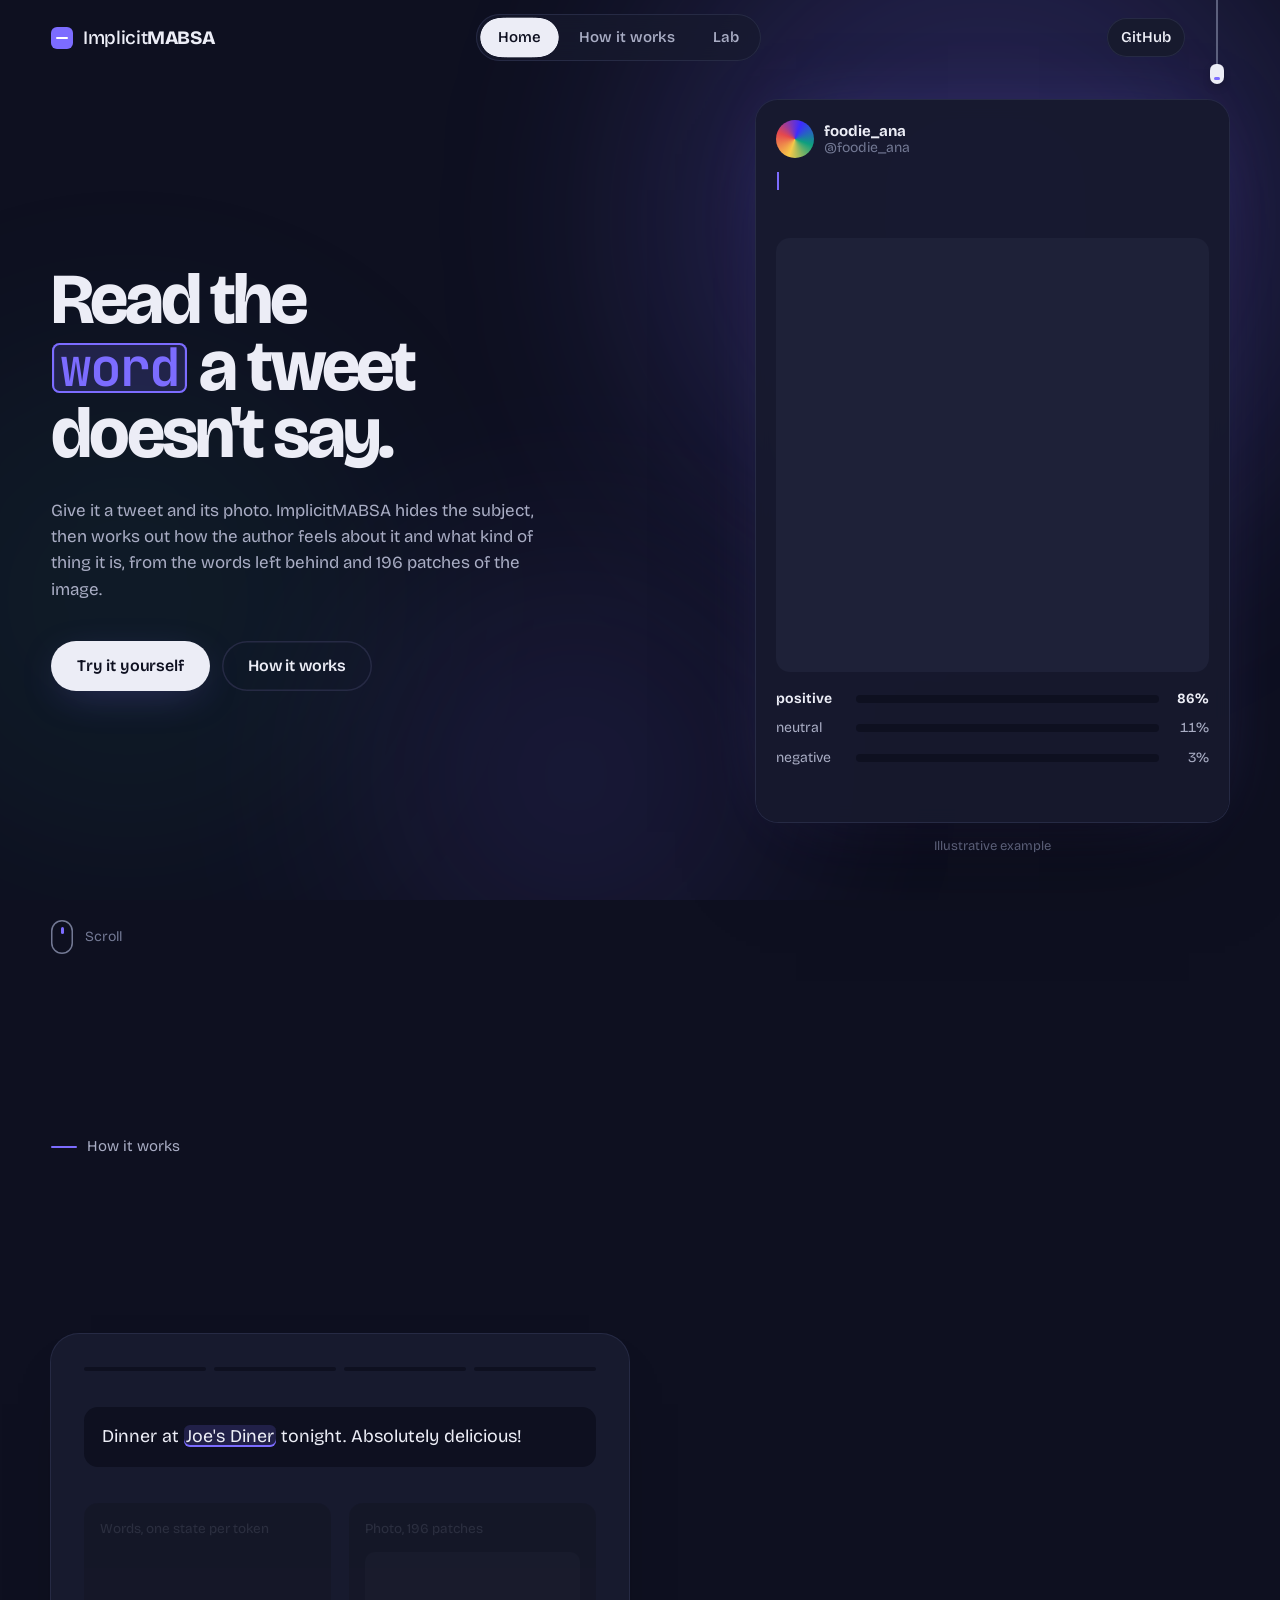
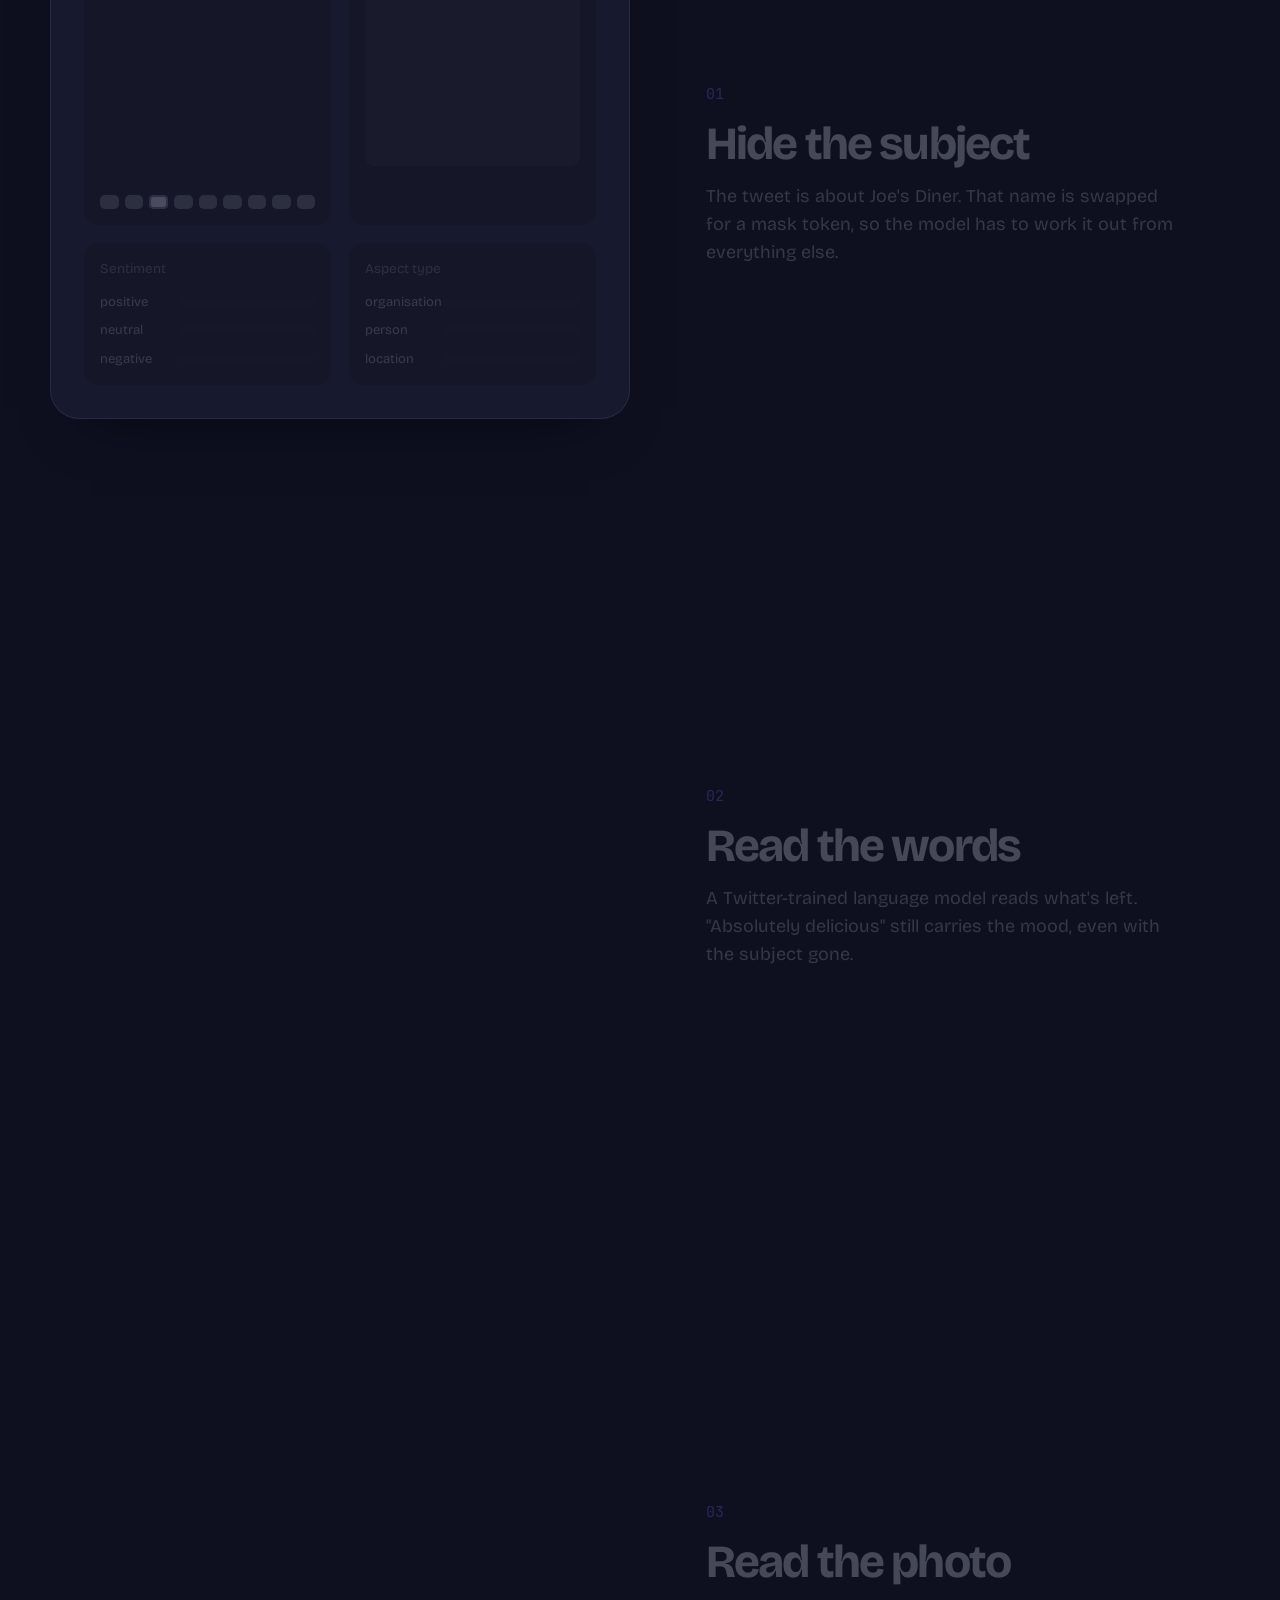
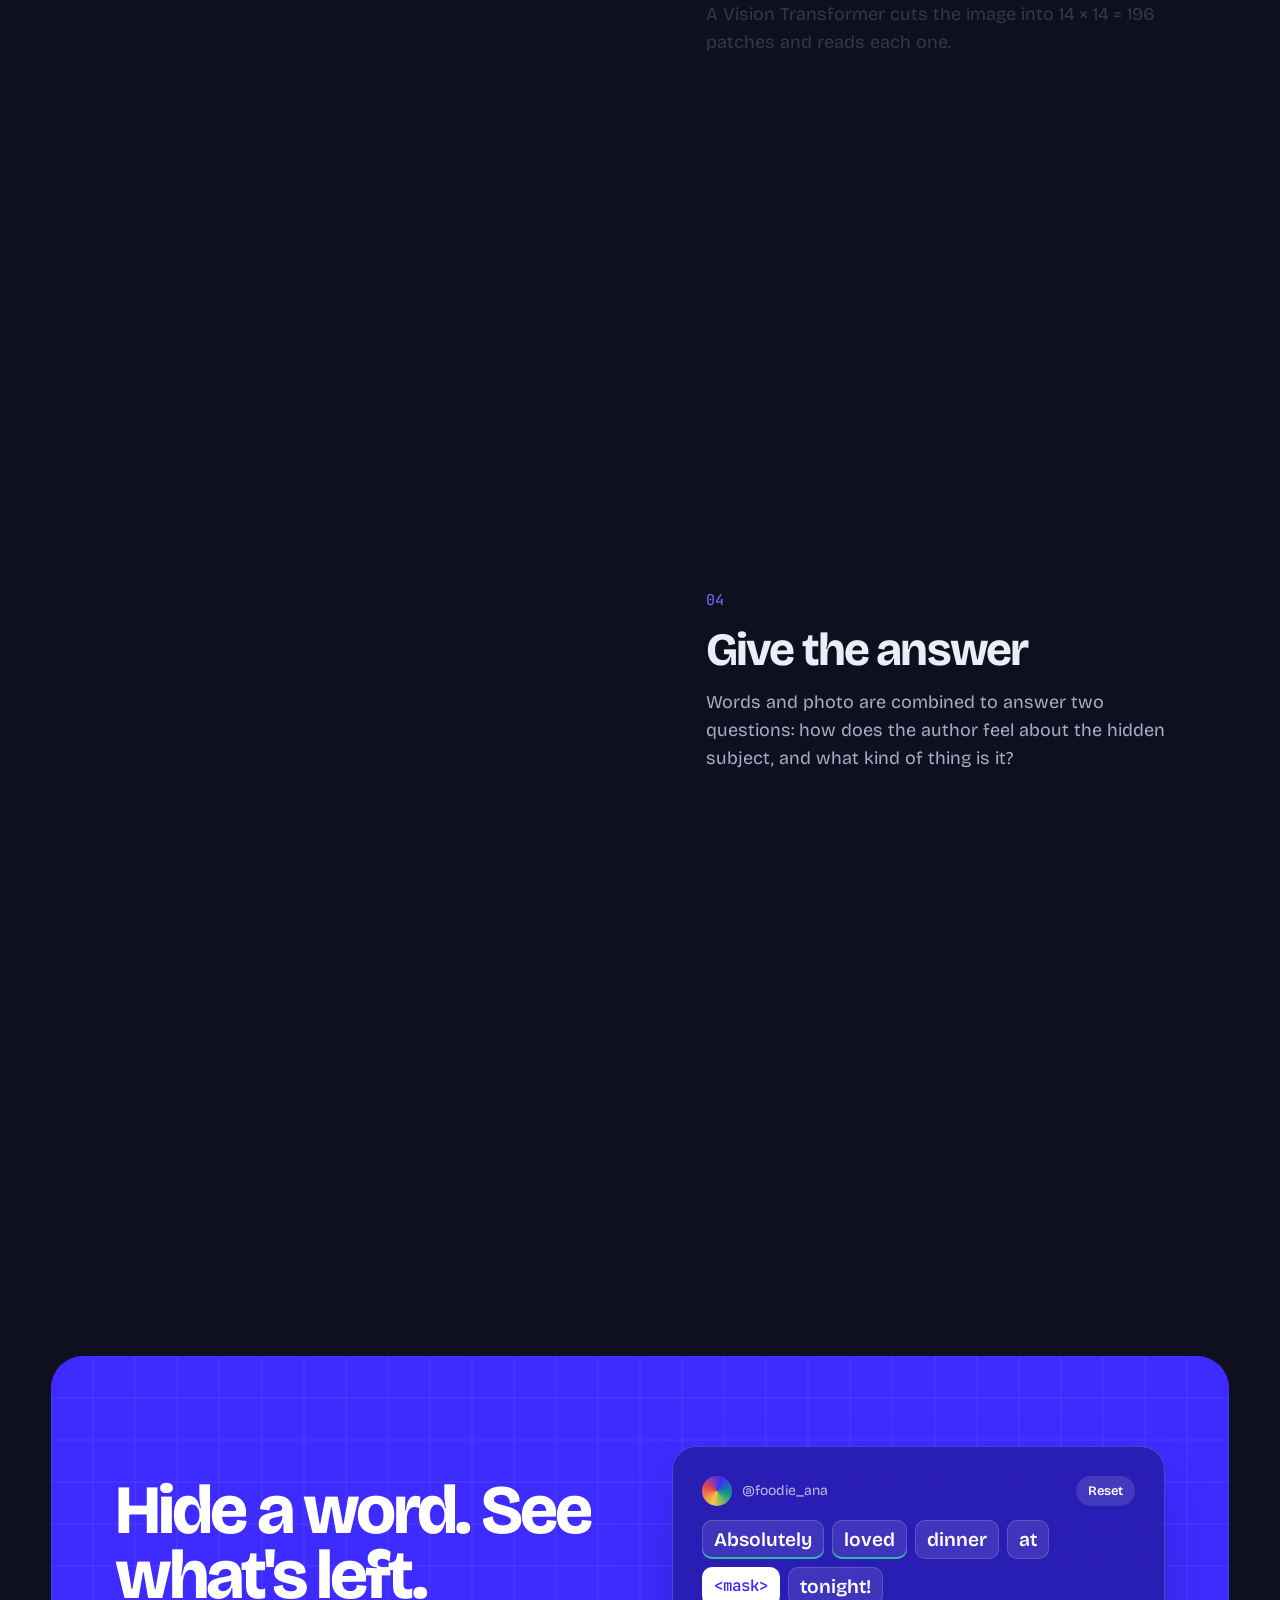
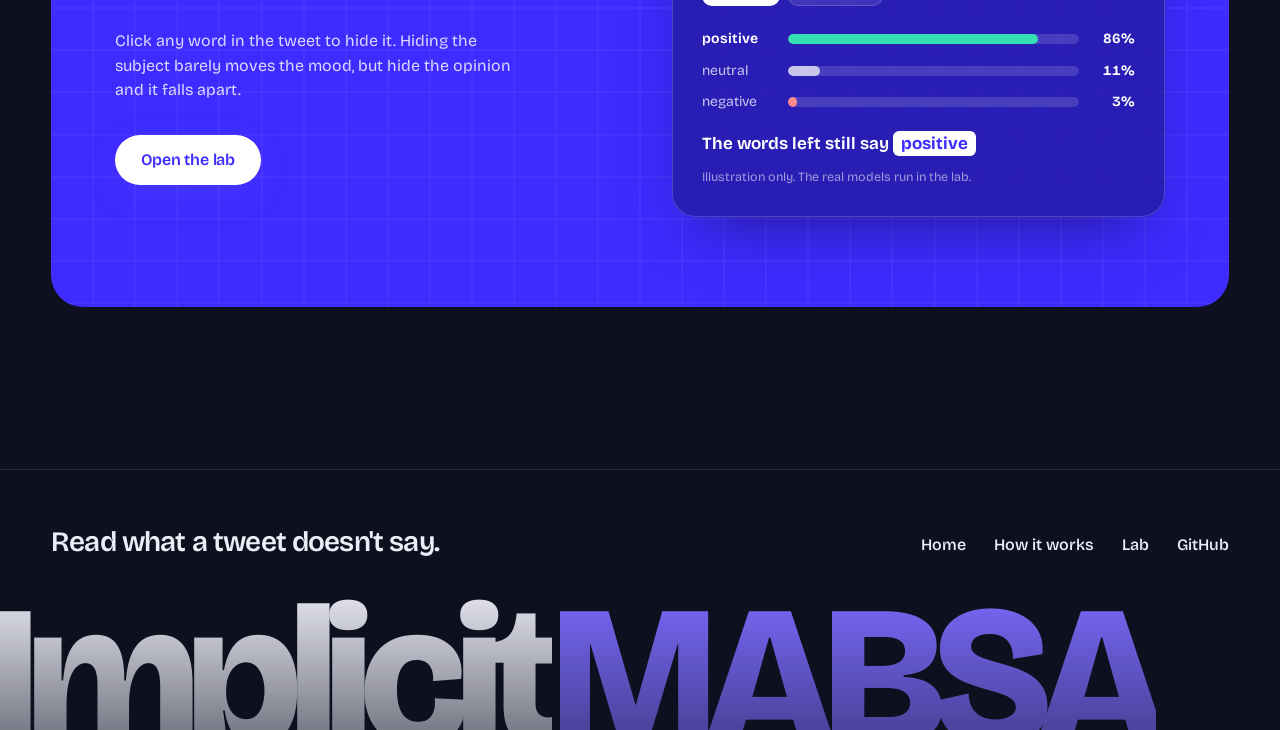
<file: app/web/index.html>
<!doctype html>
<html lang="en">
<head>
  <meta charset="utf-8">
  <meta name="viewport" content="width=device-width, initial-scale=1">
  <title>ImplicitMABSA — read what a tweet doesn't say</title>
  <meta name="description" content="Multimodal implicit aspect-based sentiment analysis: hide the subject of a tweet and let a text + image model infer how the author feels about it.">
  <link rel="preconnect" href="https://fonts.googleapis.com">
  <link rel="preconnect" href="https://fonts.gstatic.com" crossorigin>
  <link href="https://fonts.googleapis.com/css2?family=Bricolage+Grotesque:opsz,wght@12..96,300..800&family=JetBrains+Mono:wght@400;600&display=swap" rel="stylesheet">
  <link rel="stylesheet" href="style.css?v=10">
  <script>
    (function () {
      var d = document.documentElement; d.classList.add('js');
      try { if (localStorage.getItem('imabsa-theme') === 'light') d.dataset.theme = 'light'; } catch (e) {}
      try {
        if (!matchMedia('(prefers-reduced-motion: reduce)').matches &&
            (sessionStorage.getItem('imabsa-nav') || !sessionStorage.getItem('imabsa-seen'))) { d.classList.add('arriving'); setTimeout(function () { d.classList.remove('arriving'); }, 4000); }
      } catch (e) {}
    })();
  </script>
  <link rel="icon" href="data:image/svg+xml,%3Csvg xmlns='http://www.w3.org/2000/svg' viewBox='0 0 16 16'%3E%3Crect width='16' height='16' rx='3' fill='%237C6CFF'/%3E%3Crect x='3' y='7' width='10' height='2' fill='white'/%3E%3C/svg%3E">
</head>
<body data-page="home">
  <div class="curtain" id="curtain" aria-hidden="true"></div>
  <div class="curtain-label" aria-hidden="true"><strong id="curtainName">ImplicitMABSA</strong><span id="curtainSub">reading 196 patches</span></div>
  <div class="aurora" aria-hidden="true"><i></i><i></i><i></i></div>

  <svg width="0" height="0" style="position:absolute" aria-hidden="true">
    <filter id="goo"><feGaussianBlur in="SourceGraphic" stdDeviation="6" result="b"/><feColorMatrix in="b" mode="matrix" values="1 0 0 0 0  0 1 0 0 0  0 0 1 0 0  0 0 0 20 -9" result="g"/><feComposite in="SourceGraphic" in2="g" operator="atop"/></filter>
  </svg>

  <header class="bar">
    <a class="wordmark" href="index.html" aria-label="ImplicitMABSA home"><span class="wordmark-mark" aria-hidden="true"></span><span>Implicit<b>MABSA</b></span></a>
    <nav class="bar-nav" id="nav" aria-label="Pages">
      <div class="goo" aria-hidden="true"><i class="blob blob-a"></i><i class="blob blob-b"></i></div>
      <a href="index.html" data-page="home">Home</a>
      <a href="index.html#how" data-page="how">How it works</a>
      <a href="lab.html" data-page="lab">Lab</a>
    </nav>
    <div class="bar-end">
      <a class="bar-gh" href="https://github.com/Nishtha027/ImplicitMABSA" target="_blank" rel="noopener">GitHub</a>
      <button class="menu-btn" id="menuBtn" type="button" aria-label="Open menu" aria-expanded="false" aria-controls="mobileMenu"><i></i><i></i><i></i></button>
    </div>
    <button class="cord" id="cord" type="button" aria-label="Switch theme">
      <svg class="cord-line" width="40" height="120" viewBox="0 0 40 120" aria-hidden="true"><path id="cordPath" d="M20 0 L20 70"/></svg>
      <span class="cord-knob" id="cordKnob" aria-hidden="true"></span>
    </button>
  </header>
  <div class="mobile-menu" id="mobileMenu" hidden>
    <a href="index.html" data-page="home">Home</a>
    <a href="index.html#how" data-page="how">How it works</a>
    <a href="lab.html" data-page="lab">Lab</a>
    <a href="https://github.com/Nishtha027/ImplicitMABSA" target="_blank" rel="noopener">GitHub</a>
    <button type="button" class="mm-theme" id="mmTheme">Switch theme</button>
  </div>

  <main>
    <!-- 1. hero: the whole idea in one look -->
    <section class="hero wrap">
      <div class="hero-grid">
        <div>
          <h1 class="display hero-title reveal">
            <span class="ln"><span>Read the</span></span>
            <span class="ln"><span><span class="mask-word" id="heroMask">word</span> a tweet</span></span>
            <span class="ln"><span>doesn't say.</span></span>
          </h1>
          <p class="hero-lede rise">
            Give it a tweet and its photo. ImplicitMABSA hides the subject, then works out how the author feels about it
            and what kind of thing it is, from the words left behind and 196 patches of the image.
          </p>
          <div class="hero-actions rise">
            <a class="btn btn-primary" href="lab.html" data-magnetic><span>Try it yourself</span></a>
            <a class="btn btn-quiet" href="#how" data-magnetic><span>How it works</span></a>
          </div>
        </div>

        <figure class="demo rise" aria-label="Animated example of a prediction">
          <div class="demo-card">
            <div class="demo-head">
              <span class="avatar" aria-hidden="true"></span>
              <div><div class="demo-name">foodie_ana</div><div class="demo-handle">@foodie_ana</div></div>
            </div>
            <p class="demo-tweet" id="demoTweet"></p>
            <div class="demo-photo"><div class="patches" id="demoPatches"></div><div class="scan" aria-hidden="true"></div></div>
            <div class="demo-out" id="demoOut">
              <div class="demo-row"><span>positive</span><i><b data-v="0.86"></b></i><em>86%</em></div>
              <div class="demo-row"><span>neutral</span><i><b data-v="0.11"></b></i><em>11%</em></div>
              <div class="demo-row"><span>negative</span><i><b data-v="0.03"></b></i><em>3%</em></div>
              <div class="demo-type">hidden aspect is an <strong>organisation</strong></div>
            </div>
          </div>
          <figcaption>Illustrative example</figcaption>
        </figure>
      </div>
      <div class="hero-foot">
        <span class="scroll-cue"><i aria-hidden="true"></i>Scroll</span>
      </div>
    </section>

    <!-- 2. how it works: sticky panel builds the prediction as you scroll -->
    <section class="how-sec wrap" id="how" aria-labelledby="howTitle">
      <div class="how-head">
        <span class="kicker">How it works</span>
        <h2 class="section-title reveal" id="howTitle"><span class="ln"><span>Four steps from</span></span><span class="ln"><span>tweet to answer</span></span></h2>
      </div>

      <div class="story">
        <div class="stage" id="stage" data-step="0" aria-hidden="true">
          <div class="stage-rail"><span></span><span></span><span></span><span></span></div>
          <p class="stage-tweet">Dinner at <span class="aspect-span st-aspect">Joe's Diner</span><span class="tok-mask st-mask">&lt;mask&gt;</span> tonight. Absolutely delicious!</p>
          <div class="stage-body">
            <div class="st-block" data-b="2"><span class="st-label">Words, one state per token</span><div class="tokens" id="tokens"></div></div>
            <div class="st-block st-photo" data-b="3"><span class="st-label">Photo, 196 patches</span><div class="mini-photo"><div class="patches" id="storyPatches"></div></div></div>
          </div>
          <div class="stage-out">
            <div class="st-block" data-b="4"><span class="st-label">Sentiment</span>
              <div class="st-bars">
                <div><span>positive</span><i><b style="--v:86%;--c:var(--pos)"></b></i></div>
                <div><span>neutral</span><i><b style="--v:11%;--c:var(--neu)"></b></i></div>
                <div><span>negative</span><i><b style="--v:3%;--c:var(--neg)"></b></i></div>
              </div>
            </div>
            <div class="st-block" data-b="4"><span class="st-label">Aspect type</span>
              <div class="st-bars">
                <div><span>organisation</span><i><b style="--v:72%"></b></i></div>
                <div><span>person</span><i><b style="--v:15%;--c:var(--neu)"></b></i></div>
                <div><span>location</span><i><b style="--v:9%;--c:var(--neu)"></b></i></div>
              </div>
            </div>
          </div>
        </div>

        <div class="story-steps">
          <article class="story-step" data-step="1">
            <span class="num">01</span>
            <h3>Hide the subject</h3>
            <p>The tweet is about Joe's Diner. That name is swapped for a mask token, so the model has to work it out from everything else.</p>
          </article>
          <article class="story-step" data-step="2">
            <span class="num">02</span>
            <h3>Read the words</h3>
            <p>A Twitter-trained language model reads what's left. "Absolutely delicious" still carries the mood, even with the subject gone.</p>
          </article>
          <article class="story-step" data-step="3">
            <span class="num">03</span>
            <h3>Read the photo</h3>
            <p>A Vision Transformer cuts the image into 14 × 14 = 196 patches and reads each one.</p>
          </article>
          <article class="story-step" data-step="4">
            <span class="num">04</span>
            <h3>Give the answer</h3>
            <p>Words and photo are combined to answer two questions: how does the author feel about the hidden subject, and what kind of thing is it?</p>
          </article>
        </div>
      </div>
    </section>

    <!-- 3. call to action with a hide-a-word playground -->
    <section class="wrap">
      <div class="cta">
        <div class="cta-grid" id="ctaGrid" aria-hidden="true"></div>
        <div class="cta-copy">
          <h2>Hide a word. See what's left.</h2>
          <p class="cta-lede">Click any word in the tweet to hide it. Hiding the subject barely moves the mood, but hide the opinion and it falls apart.</p>
          <a class="btn btn-primary" href="lab.html" data-magnetic><span>Open the lab</span></a>
        </div>

        <div class="play" aria-label="Hide-a-word playground">
          <div class="play-head">
            <span class="avatar" aria-hidden="true"></span>
            <span class="play-handle">@foodie_ana</span>
            <button type="button" class="play-reset" id="playReset">Reset</button>
          </div>
          <p class="play-tweet" id="playTweet"></p>
          <div class="play-meter" id="playMeter" aria-live="polite">
            <div class="pm-row" data-k="positive"><span>positive</span><i><b></b></i><em>0%</em></div>
            <div class="pm-row" data-k="neutral"><span>neutral</span><i><b></b></i><em>0%</em></div>
            <div class="pm-row" data-k="negative"><span>negative</span><i><b></b></i><em>0%</em></div>
          </div>
          <p class="play-verdict" id="playVerdict"></p>
          <p class="play-note">Illustration only. The real models run in the lab.</p>
        </div>
      </div>
    </section>
  </main>

  <footer class="foot">
    <div class="foot-top wrap">
      <p class="foot-lede">Read what a tweet doesn't say.</p>
      <ul class="foot-links">
        <li><a href="index.html">Home</a></li>
        <li><a href="index.html#how">How it works</a></li>
        <li><a href="lab.html">Lab</a></li>
        <li><a href="https://github.com/Nishtha027/ImplicitMABSA" target="_blank" rel="noopener">GitHub</a></li>
      </ul>
    </div>
    <div class="foot-word" aria-hidden="true"><span>Implicit</span><b>MABSA</b></div>
  </footer>

  <script src="script.js?v=10"></script>
</body>
</html>
</file>
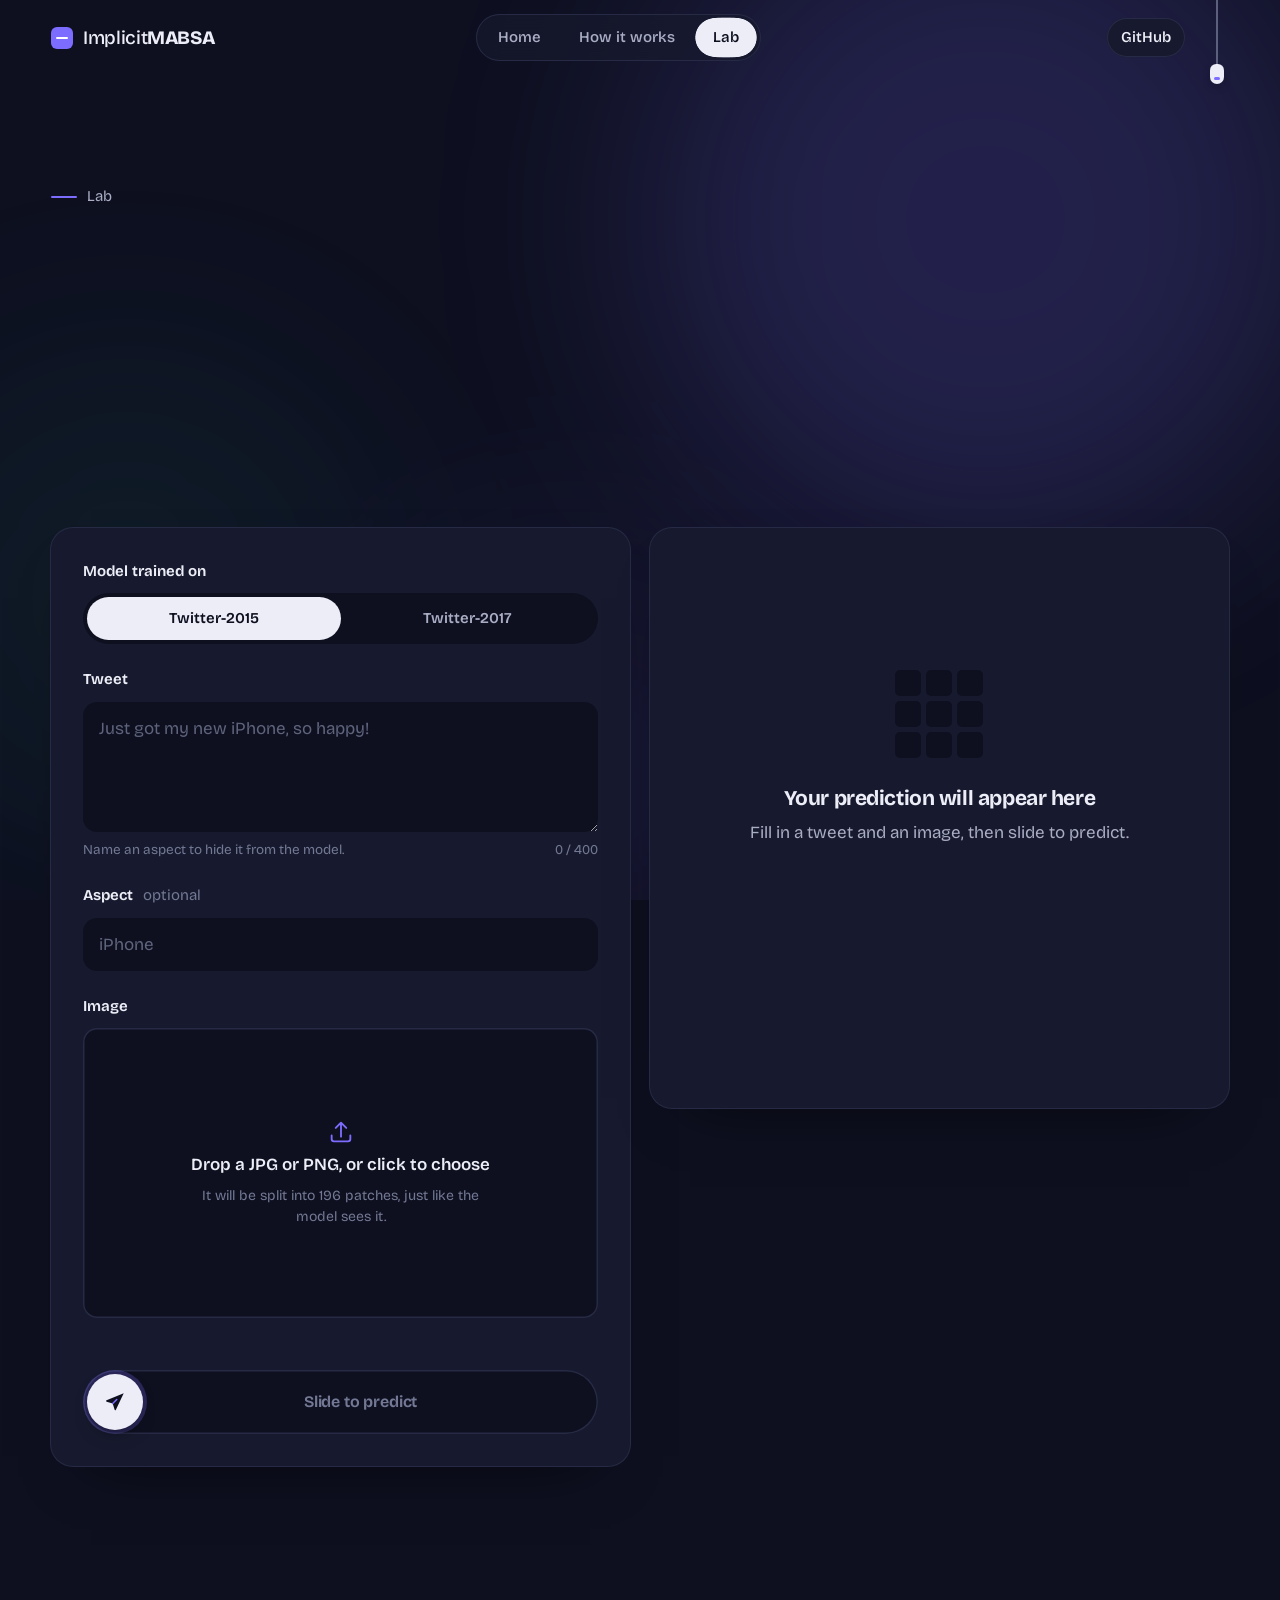
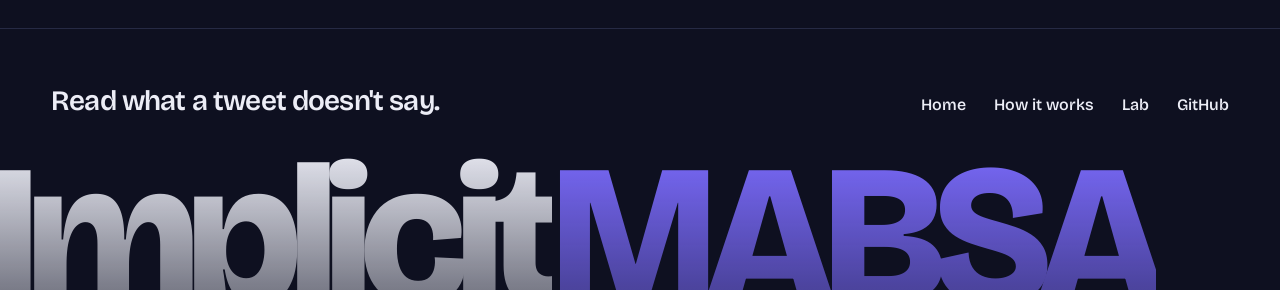
<file: app/web/lab.html>
<!doctype html>
<html lang="en">
<head>
  <meta charset="utf-8">
  <meta name="viewport" content="width=device-width, initial-scale=1">
  <title>Lab — ImplicitMABSA</title>
  <meta name="description" content="Run the ImplicitMABSA models on your own tweet and photo.">
  <link rel="preconnect" href="https://fonts.googleapis.com">
  <link rel="preconnect" href="https://fonts.gstatic.com" crossorigin>
  <link href="https://fonts.googleapis.com/css2?family=Bricolage+Grotesque:opsz,wght@12..96,300..800&family=JetBrains+Mono:wght@400;600&display=swap" rel="stylesheet">
  <link rel="stylesheet" href="style.css?v=10">
  <script>
    (function () {
      var d = document.documentElement; d.classList.add('js');
      try { if (localStorage.getItem('imabsa-theme') === 'light') d.dataset.theme = 'light'; } catch (e) {}
      try {
        if (!matchMedia('(prefers-reduced-motion: reduce)').matches &&
            (sessionStorage.getItem('imabsa-nav') || !sessionStorage.getItem('imabsa-seen'))) { d.classList.add('arriving'); setTimeout(function () { d.classList.remove('arriving'); }, 4000); }
      } catch (e) {}
    })();
  </script>
  <link rel="icon" href="data:image/svg+xml,%3Csvg xmlns='http://www.w3.org/2000/svg' viewBox='0 0 16 16'%3E%3Crect width='16' height='16' rx='3' fill='%237C6CFF'/%3E%3Crect x='3' y='7' width='10' height='2' fill='white'/%3E%3C/svg%3E">
</head>
<body data-page="lab">
  <div class="curtain" id="curtain" aria-hidden="true"></div>
  <div class="curtain-label" aria-hidden="true"><strong id="curtainName">Lab</strong><span id="curtainSub">reading 196 patches</span></div>
  <div class="aurora" aria-hidden="true"><i></i><i></i><i></i></div>

  <svg width="0" height="0" style="position:absolute" aria-hidden="true">
    <filter id="goo"><feGaussianBlur in="SourceGraphic" stdDeviation="6" result="b"/><feColorMatrix in="b" mode="matrix" values="1 0 0 0 0  0 1 0 0 0  0 0 1 0 0  0 0 0 20 -9" result="g"/><feComposite in="SourceGraphic" in2="g" operator="atop"/></filter>
  </svg>

  <header class="bar">
    <a class="wordmark" href="index.html" aria-label="ImplicitMABSA home"><span class="wordmark-mark" aria-hidden="true"></span><span>Implicit<b>MABSA</b></span></a>
    <nav class="bar-nav" id="nav" aria-label="Pages">
      <div class="goo" aria-hidden="true"><i class="blob blob-a"></i><i class="blob blob-b"></i></div>
      <a href="index.html" data-page="home">Home</a>
      <a href="index.html#how" data-page="how">How it works</a>
      <a href="lab.html" data-page="lab">Lab</a>
    </nav>
    <div class="bar-end">
      <a class="bar-gh" href="https://github.com/Nishtha027/ImplicitMABSA" target="_blank" rel="noopener">GitHub</a>
      <button class="menu-btn" id="menuBtn" type="button" aria-label="Open menu" aria-expanded="false" aria-controls="mobileMenu"><i></i><i></i><i></i></button>
    </div>
    <button class="cord" id="cord" type="button" aria-label="Switch theme">
      <svg class="cord-line" width="40" height="120" viewBox="0 0 40 120" aria-hidden="true"><path id="cordPath" d="M20 0 L20 70"/></svg>
      <span class="cord-knob" id="cordKnob" aria-hidden="true"></span>
    </button>
  </header>
  <div class="mobile-menu" id="mobileMenu" hidden>
    <a href="index.html" data-page="home">Home</a>
    <a href="index.html#how" data-page="how">How it works</a>
    <a href="lab.html" data-page="lab">Lab</a>
    <a href="https://github.com/Nishtha027/ImplicitMABSA" target="_blank" rel="noopener">GitHub</a>
    <button type="button" class="mm-theme" id="mmTheme">Switch theme</button>
  </div>

  <main>
    <section class="page-head wrap">
      <div class="lab-head">
        <div>
          <span class="kicker">Lab</span>
          <h1 class="display reveal"><span class="ln"><span>Try it on</span></span><span class="ln"><span>your tweet.</span></span></h1>
          <p class="lede rise">Paste a tweet, add its photo, and name what it's about. Or pick an example card.</p>
        </div>
        <div class="rise">
          <p class="fan-caption">Pick an example</p>
          <div class="fan" id="fan" role="list" aria-label="Example tweets"></div>
        </div>
      </div>
    </section>

    <section class="wrap" aria-label="Prediction tool">
      <div class="lab-grid">
        <form class="panel form" id="form" novalidate>
          <fieldset class="field">
            <legend class="field-label">Model trained on</legend>
            <div class="seg" id="seg" role="radiogroup">
              <label><input type="radio" name="dataset" value="twitter2015" checked><span>Twitter-2015</span></label>
              <label><input type="radio" name="dataset" value="twitter2017"><span>Twitter-2017</span></label>
              <i class="seg-thumb" aria-hidden="true"></i>
            </div>
          </fieldset>

          <div class="field">
            <label class="field-label" for="tweet">Tweet</label>
            <div class="tweet-wrap">
              <div class="tweet-mirror" id="tweetMirror" aria-hidden="true"></div>
              <textarea id="tweet" name="tweet" rows="4" maxlength="400" required placeholder="Just got my new iPhone, so happy!"></textarea>
            </div>
            <div class="field-foot">
              <span id="maskHint" class="hint">Name an aspect to hide it from the model.</span>
              <span id="count" class="hint count">0 / 400</span>
            </div>
          </div>

          <div class="field">
            <label class="field-label" for="aspect">Aspect <span class="opt">optional</span></label>
            <input id="aspect" name="aspect" type="text" autocomplete="off" placeholder="iPhone">
          </div>

          <div class="field">
            <span class="field-label" id="imgLabel">Image</span>
            <label class="drop" id="drop" for="image" aria-labelledby="imgLabel">
              <input id="image" name="image" type="file" accept="image/png,image/jpeg" required>
              <div class="drop-empty" id="dropEmpty">
                <svg viewBox="0 0 24 24" width="28" height="28" aria-hidden="true"><path d="M12 16V4m0 0-4.5 4.5M12 4l4.5 4.5M4 15v3a2 2 0 0 0 2 2h12a2 2 0 0 0 2-2v-3" fill="none" stroke="currentColor" stroke-width="1.6" stroke-linecap="round" stroke-linejoin="round"/></svg>
                <span class="drop-main">Drop a JPG or PNG, or click to choose</span>
                <span class="drop-sub">It will be split into 196 patches, just like the model sees it.</span>
              </div>
              <div class="drop-full" id="dropFull" hidden>
                <div class="patches patches-live" id="livePatches"></div>
                <div class="scan" aria-hidden="true"></div>
              </div>
            </label>
            <div class="field-foot">
              <span class="hint" id="fileName"></span>
              <button type="button" class="link-btn" id="clearImg" hidden>Remove image</button>
            </div>
          </div>

          <div class="swipe" id="swipe" role="button" tabindex="0" aria-label="Predict">
            <div class="swipe-fill"></div>
            <span class="swipe-text" id="swipeText">Slide to predict</span>
            <div class="swipe-knob" id="swipeKnob">
              <svg class="plane" id="plane" viewBox="0 0 24 24" width="22" height="22" aria-hidden="true">
                <path d="M21.5 2.5 2.8 10.2c-.7.3-.7 1.3.1 1.5l6.6 2 2 6.6c.2.8 1.2.9 1.5.1L21.5 2.5Z" fill="currentColor"/>
                <path d="m9.5 13.7 4.4-4.4" stroke="var(--ultra)" stroke-width="1.6" stroke-linecap="round"/>
              </svg>
            </div>
          </div>
          <button type="submit" class="sr-only" tabindex="-1">Predict</button>
          <p class="form-error" id="formError" role="alert" hidden></p>
        </form>

        <section class="panel results" id="results" aria-live="polite" aria-labelledby="resTitle">
          <h2 id="resTitle" class="sr-only">Prediction</h2>
          <div class="state state-empty" id="stEmpty">
            <div class="empty-art" aria-hidden="true"><span></span><span></span><span></span><span></span><span></span><span></span><span></span><span></span><span></span></div>
            <p class="empty-title">Your prediction will appear here</p>
            <p class="empty-sub">Fill in a tweet and an image, then slide to predict.</p>
          </div>
          <div class="state state-loading" id="stLoading" hidden>
            <div class="ring-wrap">
              <svg class="ring" viewBox="0 0 120 120" aria-hidden="true"><circle class="ring-bg" cx="60" cy="60" r="52"/><circle class="ring-fg" id="ringFg" cx="60" cy="60" r="52"/></svg>
              <span class="ring-pct" id="ringPct">0%</span>
            </div>
            <ul class="checklist" id="checklist">
              <li><svg viewBox="0 0 24 24" aria-hidden="true"><circle cx="12" cy="12" r="10"/><path d="m7.5 12.5 3 3 6-6.5"/></svg>Hiding the aspect</li>
              <li><svg viewBox="0 0 24 24" aria-hidden="true"><circle cx="12" cy="12" r="10"/><path d="m7.5 12.5 3 3 6-6.5"/></svg>Reading the words</li>
              <li><svg viewBox="0 0 24 24" aria-hidden="true"><circle cx="12" cy="12" r="10"/><path d="m7.5 12.5 3 3 6-6.5"/></svg>Reading 196 image patches</li>
              <li><svg viewBox="0 0 24 24" aria-hidden="true"><circle cx="12" cy="12" r="10"/><path d="m7.5 12.5 3 3 6-6.5"/></svg>Fusing and predicting</li>
            </ul>
          </div>
          <div class="state state-error" id="stError" hidden>
            <p class="error-title">The prediction did not go through</p>
            <p class="error-msg" id="errMsg"></p>
            <button type="button" class="btn btn-quiet" id="retry" data-magnetic><span>Try again</span></button>
          </div>
          <div class="state state-done" id="stDone" hidden>
            <div class="seen">
              <span class="res-label">What the model read</span>
              <p class="seen-text" id="seenText"></p>
              <p class="seen-note" id="seenNote"></p>
            </div>
            <div class="verdict">
              <div class="verdict-main">
                <span class="res-label">Sentiment toward the aspect</span>
                <p class="verdict-word" id="sentWord">positive</p>
                <p class="verdict-conf" id="sentConf"></p>
              </div>
              <div class="bars" id="sentBars"></div>
            </div>
            <div class="verdict">
              <div class="verdict-main">
                <span class="res-label">Type of the hidden aspect</span>
                <p class="verdict-word verdict-word-sm" id="typeWord">person</p>
                <p class="verdict-conf" id="typeConf"></p>
              </div>
              <div class="bars" id="typeBars"></div>
            </div>
            <dl class="models" id="modelsInfo"></dl>
          </div>
        </section>
      </div>
    </section>
  </main>

  <footer class="foot">
    <div class="foot-top wrap">
      <p class="foot-lede">Read what a tweet doesn't say.</p>
      <ul class="foot-links">
        <li><a href="index.html">Home</a></li>
        <li><a href="index.html#how">How it works</a></li>
        <li><a href="lab.html">Lab</a></li>
        <li><a href="https://github.com/Nishtha027/ImplicitMABSA" target="_blank" rel="noopener">GitHub</a></li>
      </ul>
    </div>
    <div class="foot-word" aria-hidden="true"><span>Implicit</span><b>MABSA</b></div>
  </footer>

  <script src="script.js?v=10"></script>
</body>
</html>
</file>
<file: app/web/style.css>
/* ImplicitMABSA — web UI (multi-page)
   Dark ink by default, fog-paper light theme, one ultramarine "mask" colour, three sentiment colours. */
:root {
  --fog: #0E1020;
  --fog-2: #121427;
  --paper: #171A2E;
  --ink: #ECEDF6;
  --on-ink: #0E1020;
  --ink-2: #A9ADC4;
  --ink-3: #737994;
  --line: #262A44;
  --ultra: #7C6CFF;
  --ultra-deep: #3D2BFF;
  --ultra-soft: rgba(124, 108, 255, .18);
  --pos: #2CC79F;
  --neu: #80869F;
  --neg: #FF6B6F;
  --neg-soft: rgba(255, 107, 111, .12);
  --patch-void: #1E2138;
  --glow: rgba(124, 108, 255, .35);
  --shadow: 0 30px 60px -40px rgba(0, 0, 0, .8);

  --font: "Bricolage Grotesque", ui-sans-serif, system-ui, -apple-system, "Segoe UI", sans-serif;
  --mono: "JetBrains Mono", ui-monospace, "Cascadia Code", Consolas, monospace;
  --r-lg: 22px;
  --r-md: 14px;
  --r-sm: 8px;
  --ease: cubic-bezier(.2, .8, .2, 1);
  --ease-io: cubic-bezier(.76, 0, .24, 1);
  --spring: cubic-bezier(.34, 1.56, .64, 1);
  --gutter: clamp(18px, 4vw, 64px);
  --maxw: 1600px;
  color-scheme: dark;
}
:root[data-theme="light"] {
  --fog: #ECEEF3;
  --fog-2: #E3E6EE;
  --paper: #FFFFFF;
  --ink: #14172B;
  --on-ink: #FFFFFF;
  --ink-2: #555B74;
  --ink-3: #8A90A6;
  --line: #D9DDE7;
  --ultra: #3D2BFF;
  --ultra-soft: #E6E3FF;
  --pos: #0E9F7E;
  --neu: #8A90A6;
  --neg: #E5484D;
  --neg-soft: #FDF0F0;
  --patch-void: #F1F2F7;
  --glow: rgba(61, 43, 255, .18);
  --shadow: 0 30px 60px -45px rgba(20, 23, 43, .35);
  color-scheme: light;
}

*, *::before, *::after { box-sizing: border-box; }
[hidden] { display: none !important; }
html { scroll-behavior: smooth; -webkit-text-size-adjust: 100%; }
body {
  margin: 0; font-family: var(--font); font-size: 17px; line-height: 1.55;
  color: var(--ink); background: var(--fog); -webkit-font-smoothing: antialiased; overflow-x: hidden;
}
::selection { background: var(--ultra); color: #fff; }
a { color: inherit; }
button { font: inherit; color: inherit; }
.sr-only { position: absolute; width: 1px; height: 1px; overflow: hidden; clip: rect(0 0 0 0); white-space: nowrap; }
:focus-visible { outline: 2px solid var(--ultra); outline-offset: 3px; border-radius: 6px; }
main { overflow-x: clip; } /* clip the drifting glow without breaking sticky panels */
.wrap { max-width: var(--maxw); margin: 0 auto; padding-left: var(--gutter); padding-right: var(--gutter); }

/* theme switch: eclipse reveal */
::view-transition-old(root), ::view-transition-new(root) { animation: none; mix-blend-mode: normal; }
::view-transition-new(root) { z-index: 2; }

@keyframes jelly { 0% { transform: scale(1, 1); } 30% { transform: scale(1.12, .88); } 45% { transform: scale(.92, 1.08); } 65% { transform: scale(1.04, .96); } 100% { transform: scale(1, 1); } }
.jelly { animation: jelly .55s var(--ease); }
@keyframes fade { from { opacity: 0; transform: translateY(14px); } to { opacity: 1; transform: none; } }

/* ambient glow, slowly drifting behind each page hero */
.aurora { position: fixed; inset: 0; z-index: 0; pointer-events: none; overflow: hidden; }
.aurora i { position: absolute; border-radius: 50%; filter: blur(110px); opacity: .55; background: var(--glow); }
.aurora i:nth-child(1) { width: 54vw; height: 54vw; left: 50%; top: -14%; animation: drift 22s ease-in-out infinite alternate; }
.aurora i:nth-child(2) { width: 40vw; height: 40vw; left: -10%; top: 38%; background: rgba(44, 199, 159, .11); animation: drift 28s ease-in-out infinite alternate-reverse; }
.aurora i:nth-child(3) { width: 34vw; height: 34vw; left: 28%; top: 62%; opacity: .3; animation: drift 34s ease-in-out infinite alternate; }
main, .foot { position: relative; z-index: 1; }
@keyframes drift { to { transform: translate(-8vw, 6vh) scale(1.15); } }

/* ---------- page curtain: the screen dissolves into 196 patches ---------- */
.curtain { position: fixed; inset: 0; z-index: 100; pointer-events: none; display: grid; grid-template-columns: repeat(14, 1fr); grid-template-rows: repeat(14, 1fr); }
.curtain i { background: var(--ultra-deep); transform: scale(0); transition: transform .5s var(--ease-io); transition-delay: var(--d, 0s); }
:root[data-theme="light"] .curtain i { background: var(--ultra); }
.curtain i:nth-child(3n) { background-color: color-mix(in srgb, var(--ultra-deep) 88%, #000); }
.curtain.cover i, html.arriving .curtain i { transform: scale(1.04); }
html.arriving .curtain i { transition: none; }
html.arriving .curtain { background: var(--ultra-deep); }
:root[data-theme="light"].arriving .curtain { background: var(--ultra); }
.curtain-label {
  position: fixed; inset: 0; z-index: 101; display: grid; place-content: center; justify-items: center; gap: 12px;
  color: #fff; pointer-events: none; opacity: 0; transition: opacity .3s;
}
.curtain.cover + .curtain-label, html.arriving .curtain-label { opacity: 1; }
.curtain-label strong { font-size: clamp(3rem, 9vw, 8rem); line-height: 1; letter-spacing: -.05em; font-weight: 760; }
.curtain-label span { font-family: var(--mono); font-size: 14px; opacity: .75; font-variant-numeric: tabular-nums; }
html.covering, html.arriving { overflow: hidden; }

/* ---------- top bar ---------- */
.bar {
  position: fixed; top: 0; left: 0; right: 0; z-index: 50;
  display: grid; grid-template-columns: 1fr auto 1fr; align-items: center; gap: 16px;
  padding: 14px calc(var(--gutter) + 44px) 14px var(--gutter);
  transition: background .3s, border-color .3s, transform .5s var(--ease);
  border-bottom: 1px solid transparent;
}
.bar.scrolled { background: color-mix(in srgb, var(--fog) 78%, transparent); backdrop-filter: saturate(1.4) blur(16px); -webkit-backdrop-filter: saturate(1.4) blur(16px); border-bottom-color: var(--line); }
.bar.hide { transform: translateY(-110%); }
.wordmark { display: inline-flex; align-items: center; gap: 10px; text-decoration: none; font-size: 19px; letter-spacing: -.02em; font-weight: 500; justify-self: start; }
.wordmark b { font-weight: 800; }
.wordmark-mark { width: 22px; height: 22px; border-radius: 6px; background: var(--ultra); position: relative; flex: none; transition: transform .6s var(--spring); }
.wordmark:hover .wordmark-mark { transform: rotate(90deg); }
.wordmark-mark::after { content: ""; position: absolute; left: 5px; right: 5px; top: 10px; height: 2px; background: #fff; border-radius: 2px; }

.bar-nav { position: relative; display: flex; gap: 2px; padding: 4px; border-radius: 999px; background: color-mix(in srgb, var(--paper) 70%, transparent); box-shadow: inset 0 0 0 1px var(--line); backdrop-filter: blur(12px); -webkit-backdrop-filter: blur(12px); }
.bar-nav a { position: relative; z-index: 1; text-decoration: none; font-size: 15px; font-weight: 550; color: var(--ink-2); padding: 8px 18px; border-radius: 999px; transition: color .35s var(--ease); white-space: nowrap; }
.bar-nav a:hover { color: var(--ink); }
.bar-nav a.lit { color: var(--on-ink); }
.goo { position: absolute; inset: 0; filter: url(#goo); pointer-events: none; }
.blob { position: absolute; top: 4px; height: calc(100% - 8px); left: var(--x, 0); width: var(--w, 0); border-radius: 999px; background: var(--ink); opacity: var(--o, 0); }
.blob-a { transition: left .45s var(--spring), width .45s var(--spring), opacity .3s; }
.blob-b { transition: left .8s var(--ease) .05s, width .8s var(--ease) .05s, opacity .3s; }

.bar-end { justify-self: end; display: flex; align-items: center; gap: 8px; }
.bar-gh { text-decoration: none; font-size: 15px; font-weight: 550; padding: 8px 14px; border-radius: 999px; background: var(--paper); box-shadow: inset 0 0 0 1px var(--line); transition: box-shadow .2s; }
.bar-gh:hover { box-shadow: inset 0 0 0 1px var(--ink); }

.menu-btn { display: none; position: relative; width: 42px; height: 42px; border: 0; border-radius: 50%; background: var(--paper); box-shadow: inset 0 0 0 1px var(--line); cursor: pointer; }
.menu-btn i { position: absolute; left: 12px; right: 12px; height: 2px; border-radius: 2px; background: var(--ink); transition: transform .45s var(--spring), opacity .2s, top .3s var(--ease); }
.menu-btn i:nth-child(1) { top: 14px; } .menu-btn i:nth-child(2) { top: 20px; } .menu-btn i:nth-child(3) { top: 26px; }
.menu-btn[aria-expanded="true"] i:nth-child(1) { top: 20px; transform: rotate(45deg); }
.menu-btn[aria-expanded="true"] i:nth-child(2) { opacity: 0; transform: scaleX(0); }
.menu-btn[aria-expanded="true"] i:nth-child(3) { top: 20px; transform: rotate(-45deg); }
.mobile-menu { position: fixed; z-index: 49; top: 70px; left: 12px; right: 12px; padding: 10px; display: grid; gap: 2px; border-radius: var(--r-lg); background: var(--paper); box-shadow: 0 0 0 1px var(--line), var(--shadow); transform-origin: top right; animation: menuIn .4s var(--spring); }
@keyframes menuIn { from { opacity: 0; transform: scale(.9) translateY(-8px); } }
.mobile-menu a, .mm-theme { display: block; text-align: left; text-decoration: none; padding: 14px 16px; border-radius: var(--r-md); font-size: 20px; font-weight: 600; letter-spacing: -.02em; background: none; border: 0; cursor: pointer; }
.mobile-menu a:hover, .mm-theme:hover { background: var(--fog); }
.mobile-menu a.lit { color: var(--ultra); }

/* pull cord lamp */
.cord { position: absolute; top: 0; right: calc(var(--gutter) - 8px); width: 40px; height: 120px; padding: 0; border: 0; background: none; cursor: grab; touch-action: none; }
.cord:active { cursor: grabbing; }
.cord-line { position: absolute; inset: 0; overflow: visible; pointer-events: none; }
.cord-line path { fill: none; stroke: var(--ink-3); stroke-width: 1.5; stroke-linecap: round; }
.cord-knob { position: absolute; left: 13px; top: 0; width: 14px; height: 20px; border-radius: 7px 7px 8px 8px; background: var(--ink); box-shadow: 0 4px 10px -2px rgba(0, 0, 0, .3); transform: translateY(64px); pointer-events: none; }
.cord-knob::after { content: ""; position: absolute; left: 4px; right: 4px; bottom: 4px; height: 3px; border-radius: 2px; background: var(--ultra); }
.cord:focus-visible { outline: none; }
.cord:focus-visible .cord-knob { outline: 2px solid var(--ultra); outline-offset: 3px; }

/* ---------- buttons ---------- */
.btn { position: relative; display: inline-flex; align-items: center; justify-content: center; gap: 10px; font: 600 16px/1 var(--font); letter-spacing: -.01em; padding: 17px 26px; border-radius: 999px; border: 0; cursor: pointer; text-decoration: none; transition: box-shadow .3s, background .2s, color .3s; will-change: transform; }
.btn > span { display: inline-block; transition: transform .3s var(--ease); pointer-events: none; }
.btn-primary { background: var(--ink); color: var(--on-ink); box-shadow: 0 10px 40px -12px var(--glow); isolation: isolate; overflow: hidden; }
.btn-primary::before { content: ""; position: absolute; inset: 0; z-index: -1; background: var(--ultra); transform: scale(0); border-radius: 50%; transition: transform .5s var(--ease); }
.btn-primary:hover::before { transform: scale(1.6); }
.btn-primary:hover { color: #fff; }
.btn-quiet { background: transparent; color: var(--ink); box-shadow: inset 0 0 0 1.5px var(--line); }
.btn-quiet:hover { box-shadow: inset 0 0 0 1.5px var(--ink); }
.arrow { width: 18px; height: 18px; flex: none; }

/* ---------- type ---------- */
.display { margin: 0; font-weight: 750; letter-spacing: -.045em; line-height: .94; font-variation-settings: "opsz" 96; }
.section-title { margin: 0 0 18px; font-size: clamp(2.2rem, 4.6vw, 4.2rem); line-height: 1; letter-spacing: -.04em; font-weight: 730; max-width: 16ch; }
.lede { color: var(--ink-2); font-size: clamp(17px, 1.3vw, 20px); max-width: 52ch; margin: 0; }
.kicker { display: inline-flex; align-items: center; gap: 10px; font-size: 15px; color: var(--ink-2); margin-bottom: 22px; }
.kicker::before { content: ""; width: 26px; height: 2px; border-radius: 2px; background: var(--ultra); }

/* split-line reveal for big titles */
.reveal .ln { display: block; overflow: hidden; padding-bottom: .08em; margin-bottom: -.08em; }
.reveal .ln > span { display: inline-block; transform: translateY(105%); transition: transform 1s var(--ease); }
.reveal.in .ln > span { transform: none; }
.reveal .ln:nth-child(2) > span { transition-delay: .08s; }
.reveal .ln:nth-child(3) > span { transition-delay: .16s; }
.rise { opacity: 0; transform: translateY(24px); transition: opacity .9s var(--ease), transform .9s var(--ease); }
.rise.in { opacity: 1; transform: none; }

/* ---------- page heads (inner pages) ---------- */
.page-head { position: relative; padding-top: clamp(130px, 20vh, 200px); padding-bottom: clamp(40px, 8vh, 80px); }
.page-head .display { font-size: clamp(3rem, 8vw, 8.4rem); max-width: 12ch; position: relative; z-index: 1; }
.page-head .lede { margin-top: 28px; position: relative; z-index: 1; }

/* ---------- HOME: hero ---------- */
.hero { position: relative; min-height: 100svh; display: flex; flex-direction: column; justify-content: center; padding-top: 100px; }
.hero-grid { position: relative; z-index: 1; display: grid; grid-template-columns: minmax(0, 1.15fr) minmax(0, .85fr); gap: clamp(32px, 5vw, 96px); align-items: center; width: 100%; }
.hero-title { font-size: clamp(3rem, 5.6vw, 7.4rem); margin: 0 0 30px; }
.hero-title .ln { white-space: nowrap; }
.mask-word { display: inline-block; position: relative; min-width: 3.2ch; padding: 0 .14em; margin: 0 .02em; border-radius: .14em; color: var(--ultra); font-family: var(--mono); font-weight: 600; font-size: .74em; letter-spacing: -.04em; vertical-align: .08em; background: var(--ultra-soft); box-shadow: inset 0 0 0 .04em var(--ultra); transition: background .35s, color .35s; }
.mask-word.is-masked { background: var(--ultra); color: #fff; }
.hero-lede { max-width: 44ch; font-size: clamp(17px, 1.3vw, 20px); color: var(--ink-2); margin: 0 0 38px; }
.hero-actions { display: flex; gap: 12px; flex-wrap: wrap; }
.hero-foot { position: relative; z-index: 1; display: flex; justify-content: space-between; align-items: end; gap: 24px; margin-top: clamp(40px, 7vh, 80px); padding-bottom: 32px; color: var(--ink-3); font-size: 14px; }
.scroll-cue { display: inline-flex; align-items: center; gap: 12px; }
.scroll-cue i { width: 22px; height: 34px; border-radius: 12px; box-shadow: inset 0 0 0 1.5px var(--ink-3); position: relative; }
.scroll-cue i::after { content: ""; position: absolute; left: 50%; top: 7px; width: 3px; height: 7px; margin-left: -1.5px; border-radius: 2px; background: var(--ultra); animation: cue 1.8s var(--ease) infinite; }
@keyframes cue { 0% { transform: translateY(0); opacity: 1; } 70% { transform: translateY(12px); opacity: 0; } 100% { opacity: 0; } }
.js .hero .rise { transition-delay: .5s; }
.js .hero .hero-actions.rise { transition-delay: .65s; }

/* demo card */
.demo { margin: 0; justify-self: center; width: 100%; max-width: 480px; perspective: 1200px; }
.demo-card { background: color-mix(in srgb, var(--paper) 92%, transparent); border-radius: var(--r-lg); padding: 20px; box-shadow: 0 0 0 1px var(--line), 0 50px 100px -40px rgba(0, 0, 0, .55), 0 0 80px -30px var(--glow); transform-style: preserve-3d; transition: transform .6s var(--ease); backdrop-filter: blur(8px); }
.demo figcaption { margin-top: 14px; font-size: 13px; color: var(--ink-3); text-align: center; }
.demo-head { display: flex; align-items: center; gap: 10px; margin-bottom: 12px; }
.avatar { width: 38px; height: 38px; border-radius: 50%; background: conic-gradient(from 200deg, #F7C948, #E5484D, #3D2BFF, #0E9F7E, #F7C948); flex: none; }
.demo-name { font-weight: 700; font-size: 15px; line-height: 1.2; }
.demo-handle { color: var(--ink-3); font-size: 14px; line-height: 1.2; }
.demo-tweet { min-height: 3.2em; margin: 0 0 14px; font-size: 17px; line-height: 1.45; }
.caret { display: inline-block; width: 2px; height: 1.05em; background: var(--ultra); vertical-align: -.15em; margin-left: 1px; animation: blink 1s steps(1) infinite; }
@keyframes blink { 50% { opacity: 0; } }
.aspect-span { border-radius: 6px; padding: 0 2px; transition: background .3s, box-shadow .3s; }
.aspect-span.is-target { background: var(--ultra-soft); box-shadow: inset 0 -2px 0 var(--ultra); }
.tok-mask, .mask-chip { display: inline-block; font-family: var(--mono); font-size: .82em; font-weight: 600; color: #fff; background: var(--ultra); padding: .05em .45em; border-radius: 6px; vertical-align: .05em; }
.mask-chip { animation: pop .5s var(--spring); }
@keyframes pop { from { transform: scale(.4); opacity: 0; } to { transform: none; opacity: 1; } }
.demo-photo { position: relative; border-radius: var(--r-md); overflow: hidden; aspect-ratio: 1; background: var(--patch-void); }
.patches { position: absolute; inset: 0; display: grid; grid-template-columns: repeat(14, 1fr); grid-template-rows: repeat(14, 1fr); transition: gap .6s var(--ease); }
.patch { border-radius: 1px; transform: translate(var(--dx, 0), var(--dy, 0)) rotate(var(--rot, 0)) scale(var(--s, 1)); opacity: var(--o, 1); transition: transform 1.1s var(--ease), opacity .8s var(--ease), filter .4s; transition-delay: var(--d, 0s); }
.patch-void { background: var(--patch-void); }
.patches.scatter .patch { --dx: var(--sx); --dy: var(--sy); --rot: var(--sr); --s: .3; --o: 0; }
.patches.gridded { gap: 2px; }
.patch.hot { filter: brightness(1.18) saturate(1.2); box-shadow: inset 0 0 0 2px var(--ultra); }
.scan { position: absolute; left: 0; right: 0; top: 0; height: 30%; background: linear-gradient(to bottom, transparent, rgba(124, 108, 255, .3) 70%, rgba(124, 108, 255, .95) 98%, transparent); transform: translateY(-110%); opacity: 0; pointer-events: none; }
.scanning .scan { opacity: 1; animation: sweep 1.6s var(--ease) infinite; }
@keyframes sweep { to { transform: translateY(380%); } }
.demo-out { margin-top: 16px; display: grid; gap: 8px; }
.demo-row { display: grid; grid-template-columns: 70px 1fr 40px; align-items: center; gap: 10px; font-size: 14px; color: var(--ink-2); }
.demo-row i { height: 8px; border-radius: 99px; background: var(--fog); overflow: hidden; }
.demo-row b { display: block; height: 100%; width: 0; border-radius: inherit; background: var(--neu); transition: width 1s var(--ease); }
.demo-row:first-child b { background: var(--pos); }
.demo-row:first-child span, .demo-row:first-child em { color: var(--ink); font-weight: 650; }
.demo-row em { font-style: normal; text-align: right; font-variant-numeric: tabular-nums; }
.demo-type { margin-top: 4px; font-size: 14px; color: var(--ink-2); opacity: 0; transform: translateY(6px); transition: .6s var(--ease); }
.demo-type strong { color: var(--ultra); }
.demo-out.show .demo-type { opacity: 1; transform: none; }

/* ---------- CTA band ---------- */
.cta { position: relative; margin-top: clamp(100px, 16vh, 180px); padding: clamp(60px, 10vh, 110px) clamp(24px, 5vw, 80px); border-radius: 32px; overflow: hidden; background: var(--ultra-deep); color: #fff; isolation: isolate; }
.cta-grid { position: absolute; inset: 0; z-index: -1; display: grid; grid-template-columns: repeat(28, 1fr); opacity: .35; }
.cta-grid i { aspect-ratio: 1; box-shadow: inset 0 0 0 .5px rgba(255, 255, 255, .25); transition: background 1.2s; }
.cta-grid i.on { background: rgba(255, 255, 255, .35); transition: background .1s; }
.cta { display: grid; grid-template-columns: minmax(0, 1fr) minmax(0, 1fr); gap: clamp(32px, 5vw, 80px); align-items: center; }
.cta h2 { margin: 0 0 20px; font-size: clamp(2.6rem, 5.4vw, 5.6rem); line-height: .95; letter-spacing: -.045em; font-weight: 760; max-width: 12ch; }
.cta-lede { margin: 0 0 32px; max-width: 40ch; font-size: clamp(16px, 1.25vw, 19px); color: rgba(255, 255, 255, .82); }

/* hide-a-word playground */
.play {
  position: relative; padding: clamp(20px, 2.4vw, 30px); border-radius: 24px;
  background: rgba(10, 8, 60, .38); box-shadow: inset 0 0 0 1px rgba(255, 255, 255, .18), 0 30px 60px -30px rgba(0, 0, 0, .5);
  backdrop-filter: blur(10px); -webkit-backdrop-filter: blur(10px);
}
.play-head { display: flex; align-items: center; gap: 10px; margin-bottom: 14px; }
.play-head .avatar { width: 30px; height: 30px; }
.play-handle { font-size: 14px; color: rgba(255, 255, 255, .7); }
.play-reset { margin-left: auto; border: 0; background: rgba(255, 255, 255, .12); color: #fff; font: 600 13px var(--font); padding: 7px 12px; border-radius: 999px; cursor: pointer; transition: background .2s; }
.play-reset:hover { background: rgba(255, 255, 255, .24); }
.play-tweet { margin: 0 0 22px; display: flex; flex-wrap: wrap; gap: 8px; font-size: clamp(17px, 1.5vw, 21px); line-height: 1.2; }
.word {
  border: 0; cursor: pointer; font: 600 1em/1.2 var(--font); color: #fff;
  padding: 8px 12px; border-radius: 10px; background: rgba(255, 255, 255, .1);
  box-shadow: inset 0 0 0 1px rgba(255, 255, 255, .16);
  transition: background .25s, color .25s, transform .4s var(--spring), box-shadow .25s;
}
.word:hover { background: rgba(255, 255, 255, .2); transform: translateY(-3px); }
.word.opinion { box-shadow: inset 0 -2px 0 rgba(44, 199, 159, .9), inset 0 0 0 1px rgba(255, 255, 255, .16); }
.word.masked { background: #fff; color: var(--ultra-deep); font-family: var(--mono); font-size: .82em; box-shadow: none; animation: jelly .5s var(--ease); }
.word:focus-visible { outline: 2px solid #fff; outline-offset: 2px; }
.play-meter { display: grid; gap: 10px; }
.pm-row { display: grid; grid-template-columns: 74px 1fr 44px; gap: 12px; align-items: center; font-size: 14px; color: rgba(255, 255, 255, .75); }
.pm-row i { height: 10px; border-radius: 99px; background: rgba(255, 255, 255, .14); overflow: hidden; }
.pm-row b { display: block; height: 100%; width: 0; border-radius: inherit; background: rgba(255, 255, 255, .7); transition: width .7s var(--spring); }
.pm-row[data-k="positive"] b { background: #34E0B3; }
.pm-row[data-k="negative"] b { background: #FF8A8C; }
.pm-row em { font-style: normal; text-align: right; font-variant-numeric: tabular-nums; color: #fff; font-weight: 650; }
.pm-row.top span { color: #fff; font-weight: 650; }
.play-verdict { margin: 18px 0 0; font-size: 17px; font-weight: 650; min-height: 1.4em; }
.play-verdict strong { padding: 2px 8px; border-radius: 6px; background: #fff; color: var(--ultra-deep); }
.play-note { margin: 10px 0 0; font-size: 12.5px; color: rgba(255, 255, 255, .55); }
.cta .btn-primary { background: #fff; color: var(--ultra-deep); }
.cta .btn-primary::before { background: var(--ink); }
:root[data-theme="dark"] .cta .btn-primary::before, :root:not([data-theme="light"]) .cta .btn-primary::before { background: #0E1020; }
.cta .btn-primary:hover { color: #fff; }

/* ---------- HOME: how it works, scroll story ---------- */
.how-sec { padding-top: clamp(100px, 16vh, 180px); scroll-margin-top: 40px; }
.how-head { margin-bottom: clamp(24px, 4vh, 48px); }
.story { display: grid; grid-template-columns: minmax(0, 1.05fr) minmax(0, .95fr); gap: clamp(32px, 6vw, 110px); align-items: start; }
.stage { position: sticky; top: 12vh; height: 76vh; min-height: 520px; border-radius: 28px; background: var(--paper); box-shadow: 0 0 0 1px var(--line), var(--shadow); padding: clamp(20px, 2.6vw, 36px); display: grid; grid-template-rows: auto auto 1fr auto; gap: 18px; overflow: hidden; }
.stage-rail { display: grid; grid-template-columns: repeat(4, 1fr); gap: 8px; }
.stage-rail span { position: relative; height: 4px; border-radius: 4px; background: var(--fog); overflow: hidden; }
.stage-rail span::after { content: ""; position: absolute; inset: 0; background: var(--ultra); transform: scaleX(var(--p, 0)); transform-origin: left; }
.stage-tweet { font-size: clamp(16px, 1.4vw, 20px); padding: 16px 18px; border-radius: var(--r-md); background: var(--fog); }
.stage .aspect-span { background: var(--ultra-soft); box-shadow: inset 0 -2px 0 var(--ultra); }
.st-mask { display: none; }
.stage[data-step="1"] .st-aspect, .stage[data-step="2"] .st-aspect, .stage[data-step="3"] .st-aspect, .stage[data-step="4"] .st-aspect { display: none; }
.stage:not([data-step="0"]) .st-mask { display: inline-block; }
.stage-body { display: grid; grid-template-columns: 1fr 1fr; gap: 18px; min-height: 0; }
.st-block { border-radius: var(--r-md); background: var(--fog); padding: 16px; display: grid; grid-template-rows: auto 1fr; gap: 12px; opacity: .22; filter: saturate(.3); transition: opacity .6s var(--ease), filter .6s var(--ease), box-shadow .6s; min-height: 0; }
.st-block.on { opacity: 1; filter: none; box-shadow: inset 0 0 0 1.5px var(--ultra); }
.st-block.done { opacity: 1; filter: none; }
.st-label { font-size: 13.5px; color: var(--ink-3); }
.tokens { display: flex; align-items: flex-end; gap: 6px; flex-wrap: wrap; align-content: flex-end; }
.tokens i { flex: 1 1 18px; min-width: 14px; border-radius: 5px; background: var(--ink-3); height: 14px; transition: height .8s var(--spring), background .5s; transition-delay: var(--d); }
.st-block.on .tokens i, .st-block.done .tokens i { height: var(--h); background: var(--ultra); }
.tokens i.m { background: #fff !important; box-shadow: inset 0 0 0 2px var(--ultra); }
.mini-photo { position: relative; aspect-ratio: 1; max-height: 100%; justify-self: center; width: 100%; max-width: 260px; border-radius: 10px; overflow: hidden; background: var(--patch-void); }
.stage-out { display: grid; grid-template-columns: 1fr 1fr; gap: 18px; }
.stage-out .st-block { grid-template-rows: auto auto; }
.st-bars { display: grid; gap: 8px; }
.st-bars div { display: grid; grid-template-columns: 70px 1fr; align-items: center; gap: 8px; font-size: 13px; color: var(--ink-2); }
.st-bars i { height: 8px; border-radius: 9px; background: var(--fog-2); overflow: hidden; }
.st-bars b { display: block; height: 100%; width: 0; background: var(--c, var(--ultra)); border-radius: inherit; transition: width 1s var(--ease) .2s; }
.st-block.on .st-bars b, .st-block.done .st-bars b { width: var(--v); }
.story-steps { padding: 10vh 0 20vh; }
.story-step { min-height: 78vh; display: flex; flex-direction: column; justify-content: center; opacity: .25; transition: opacity .6s var(--ease); }
.story-step.on { opacity: 1; }
.story-step .num { font-family: var(--mono); color: var(--ultra); font-size: 15px; margin-bottom: 14px; }
.story-step h3 { margin: 0 0 16px; font-size: clamp(2rem, 3.6vw, 3.4rem); line-height: 1; letter-spacing: -.04em; font-weight: 730; }
.story-step p { color: var(--ink-2); font-size: 18px; max-width: 40ch; margin: 0; }
.story-step .fact { margin-top: 22px; display: inline-flex; gap: 10px; align-items: center; font-size: 14.5px; color: var(--ink-2); padding: 10px 14px; border-radius: 999px; background: var(--paper); box-shadow: inset 0 0 0 1px var(--line); width: fit-content; }

/* ---------- LAB ---------- */
.lab-head { display: grid; grid-template-columns: minmax(0, 1fr) minmax(0, 1fr); gap: 20px; align-items: end; }
/* example cards perch on the top-right corner of the results panel */
.lab-head > :last-child { justify-self: end; position: relative; z-index: 3; margin-bottom: -26px; margin-right: -8px; }
.lab-head .fan-caption { text-align: right; padding-right: 26px; margin: 0 0 4px; }
body[data-page="lab"] .page-head { padding-bottom: 0; }
.fan { position: relative; width: 440px; height: 124px; }
.fan-card { position: absolute; left: 50%; bottom: 0; width: 214px; padding: 12px; margin-left: -107px; display: grid; grid-template-columns: 52px 1fr; gap: 10px; align-items: start; text-align: left; border: 0; border-radius: var(--r-md); background: var(--paper); cursor: pointer; box-shadow: 0 0 0 1px var(--line), 0 18px 30px -22px rgba(0, 0, 0, .55); transform-origin: 50% 120%; transform: rotate(var(--r)) translateX(var(--tx, 0)) translateY(var(--ty, 0)); transition: transform .55s var(--spring), box-shadow .25s; }
.fan-card canvas { width: 52px; height: 52px; border-radius: 8px; image-rendering: pixelated; }
.fan-card .fc-text { font-size: 13px; line-height: 1.35; display: -webkit-box; -webkit-line-clamp: 3; -webkit-box-orient: vertical; overflow: hidden; }
.fan-card .fc-asp { grid-column: 1 / -1; font-size: 12px; color: var(--ink-3); }
.fan-card .fc-asp b { color: var(--ultra); font-weight: 600; }
.fan-card:nth-child(1) { --r: -10deg; --tx: -40px; z-index: 1; }
.fan-card:nth-child(2) { --r: 0deg; z-index: 2; --ty: -6px; }
.fan-card:nth-child(3) { --r: 10deg; --tx: 40px; z-index: 1; }
.fan:hover .fan-card:nth-child(1), .fan:focus-within .fan-card:nth-child(1) { --r: -16deg; --tx: -86px; }
.fan:hover .fan-card:nth-child(3), .fan:focus-within .fan-card:nth-child(3) { --r: 16deg; --tx: 86px; }
.fan:hover .fan-card:nth-child(2), .fan:focus-within .fan-card:nth-child(2) { --ty: -18px; }
.fan-card:hover, .fan-card:focus-visible { z-index: 3 !important; --ty: -26px !important; box-shadow: 0 0 0 1.5px var(--ultra), 0 24px 40px -24px var(--glow); }
.fan-card.picked { animation: jelly .55s var(--ease); }
.fan-caption { text-align: center; font-size: 13px; color: var(--ink-3); margin-top: 10px; }

.lab-grid { margin-top: 24px; display: grid; grid-template-columns: minmax(0, 1fr) minmax(0, 1fr); gap: 20px; align-items: start; }
.panel { background: var(--paper); border-radius: var(--r-lg); box-shadow: 0 0 0 1px var(--line), var(--shadow); }
.form { padding: clamp(20px, 3vw, 32px); display: grid; gap: 24px; }
.field { border: 0; margin: 0; padding: 0; min-width: 0; }
.field-label { display: block; font-weight: 650; font-size: 15px; margin-bottom: 10px; padding: 0; }
.opt { font-weight: 400; color: var(--ink-3); margin-left: 6px; }
.field-foot { display: flex; justify-content: space-between; gap: 12px; margin-top: 8px; min-height: 20px; }
.hint { font-size: 13.5px; color: var(--ink-3); }
.hint.on { color: var(--ultra); }
.count { font-variant-numeric: tabular-nums; flex: none; }
.seg { position: relative; display: grid; grid-template-columns: 1fr 1fr; padding: 4px; border-radius: 999px; background: var(--fog); }
.seg label { position: relative; z-index: 1; cursor: pointer; }
.seg input { position: absolute; opacity: 0; inset: 0; cursor: pointer; }
.seg span { display: block; text-align: center; padding: 10px 12px; border-radius: 999px; font-weight: 600; font-size: 15px; color: var(--ink-2); transition: color .3s; }
.seg input:checked + span { color: var(--on-ink); }
.seg input:focus-visible + span { outline: 2px solid var(--ultra); outline-offset: 2px; }
.seg-thumb { position: absolute; top: 4px; bottom: 4px; left: 4px; right: 50%; border-radius: 999px; background: var(--ink); }
.seg.at-2 .seg-thumb { left: 50%; right: 4px; }
.seg.go-right .seg-thumb { transition: right .28s var(--ease), left .5s var(--spring) .1s; }
.seg.go-left .seg-thumb { transition: left .28s var(--ease), right .5s var(--spring) .1s; }
textarea, input[type="text"] { width: 100%; font: 400 17px/1.5 var(--font); color: var(--ink); border: 0; border-radius: var(--r-md); padding: 14px 16px; background: var(--fog); box-shadow: inset 0 0 0 1.5px transparent; transition: box-shadow .2s, background .2s; }
textarea::placeholder, input::placeholder { color: var(--ink-3); opacity: .8; }
textarea:focus, input[type="text"]:focus { outline: none; background: var(--paper); box-shadow: inset 0 0 0 1.5px var(--ultra), 0 0 0 4px var(--ultra-soft); }
.tweet-wrap { position: relative; }
.tweet-wrap textarea { position: relative; z-index: 1; background: transparent; resize: vertical; min-height: 120px; display: block; }
.tweet-mirror { position: absolute; inset: 0; z-index: 0; border-radius: var(--r-md); background: var(--fog); padding: 14px 16px; font: 400 17px/1.5 var(--font); color: transparent; white-space: pre-wrap; overflow-wrap: break-word; overflow: hidden; transition: background .2s; }
.tweet-wrap:focus-within .tweet-mirror { background: var(--paper); }
.tweet-mirror mark { color: transparent; background: var(--ultra-soft); border-radius: 4px; box-shadow: 0 2px 0 var(--ultra); }
.invalid textarea, .invalid .drop { box-shadow: inset 0 0 0 1.5px var(--neg) !important; }
.shake { animation: shake .4s var(--ease); }
@keyframes shake { 20%, 60% { transform: translateX(-6px); } 40%, 80% { transform: translateX(6px); } }
.drop { position: relative; display: block; cursor: pointer; border-radius: var(--r-md); overflow: hidden; aspect-ratio: 16 / 9; background: var(--fog); box-shadow: inset 0 0 0 1.5px var(--line); transition: box-shadow .2s, background .2s; }
.drop input { position: absolute; width: 1px; height: 1px; opacity: 0; }
.drop:hover, .drop.over { box-shadow: inset 0 0 0 1.5px var(--ultra); background: var(--ultra-soft); }
.drop:focus-within { box-shadow: inset 0 0 0 1.5px var(--ultra), 0 0 0 4px var(--ultra-soft); }
.drop-empty { position: absolute; inset: 0; display: grid; place-content: center; justify-items: center; gap: 6px; text-align: center; padding: 20px; color: var(--ink-2); }
.drop-empty svg { color: var(--ultra); transition: transform .4s var(--spring); }
.drop:hover .drop-empty svg { transform: translateY(-4px); }
.drop-main { font-weight: 600; color: var(--ink); }
.drop-sub { font-size: 14px; color: var(--ink-3); max-width: 34ch; }
.drop.has-img { aspect-ratio: 1; max-width: 340px; margin: 0 auto; }
.drop-full { position: absolute; inset: 0; }
.patches-live .patch { background-repeat: no-repeat; }
.link-btn { background: none; border: 0; padding: 0; font: 500 14px var(--font); color: var(--ultra); cursor: pointer; text-decoration: underline; text-underline-offset: 3px; }

.swipe { --k: 0px; position: relative; height: 64px; border-radius: 999px; user-select: none; touch-action: pan-y; background: var(--fog); box-shadow: inset 0 0 0 1.5px var(--line); cursor: pointer; }
.swipe:focus-visible { outline: 2px solid var(--ultra); outline-offset: 4px; }
.swipe-fill { position: absolute; left: 0; top: 0; bottom: 0; width: calc(var(--k) + 64px); border-radius: inherit; background: var(--ultra); opacity: calc(.25 + var(--kp, 0) * .75); }
.swipe-text { position: absolute; inset: 0; display: grid; place-items: center; padding-left: 40px; font-weight: 650; font-size: 16px; letter-spacing: -.01em; color: transparent; pointer-events: none; background: linear-gradient(100deg, var(--ink-3) 30%, var(--ink) 50%, var(--ink-3) 70%) 0 0 / 250% 100%; -webkit-background-clip: text; background-clip: text; animation: shimmer 2.6s linear infinite; opacity: calc(1 - var(--kp, 0) * 1.4); }
@keyframes shimmer { from { background-position: 100% 0; } to { background-position: -150% 0; } }
.swipe-knob { position: absolute; left: 4px; top: 4px; width: 56px; height: 56px; border-radius: 50%; display: grid; place-items: center; background: var(--ink); color: var(--on-ink); transform: translateX(var(--k)); cursor: grab; box-shadow: 0 8px 18px -8px rgba(0, 0, 0, .6); }
.swipe.dragging .swipe-knob { cursor: grabbing; }
.swipe.settle .swipe-knob, .swipe.settle .swipe-fill { transition: transform .6s var(--spring), width .6s var(--spring); }
.swipe:hover:not(.dragging):not(.done) .swipe-knob { animation: nudge 1.2s var(--ease) infinite; }
@keyframes nudge { 50% { transform: translateX(calc(var(--k) + 8px)); } }
.swipe.done .swipe-text { opacity: 1; color: #fff; background: none; animation: none; padding-left: 0; padding-right: 40px; }
.swipe.done .swipe-fill { opacity: 1; }
.plane.fly { animation: fly 1.1s cubic-bezier(.5, 0, .75, .4) forwards; }
@keyframes fly { 0% { transform: translate(0, 0) rotate(0) scale(1); opacity: 1; } 25% { transform: translate(-10px, 6px) rotate(-12deg) scale(1.05); } 100% { transform: translate(340px, -260px) rotate(18deg) scale(.4); opacity: 0; } }
.plane-trail { position: fixed; pointer-events: none; z-index: 60; width: 6px; height: 6px; border-radius: 50%; background: var(--ultra); animation: trail .9s ease-out forwards; }
@keyframes trail { to { opacity: 0; transform: scale(.2); } }
.form-error { margin: -8px 0 0; color: var(--neg); font-size: 14.5px; }

.results { padding: clamp(20px, 3vw, 32px); min-height: 580px; position: sticky; top: 90px; overflow: hidden; }
.state { animation: fade .5s var(--ease); }
.state-empty { display: grid; justify-items: center; text-align: center; padding-top: 110px; }
.empty-art { display: grid; grid-template-columns: repeat(3, 26px); gap: 5px; margin-bottom: 24px; }
.empty-art span { aspect-ratio: 1; border-radius: 5px; background: var(--fog); animation: ping 3s ease-in-out infinite; }
.empty-art span:nth-child(2) { animation-delay: .2s } .empty-art span:nth-child(3) { animation-delay: .4s } .empty-art span:nth-child(4) { animation-delay: .6s } .empty-art span:nth-child(5) { animation-delay: .8s; }
.empty-art span:nth-child(6) { animation-delay: 1s } .empty-art span:nth-child(7) { animation-delay: 1.2s } .empty-art span:nth-child(8) { animation-delay: 1.4s } .empty-art span:nth-child(9) { animation-delay: 1.6s }
@keyframes ping { 0%, 100% { opacity: .08; } 50% { opacity: .9; background: var(--ultra); } }
.empty-title { font-size: 21px; font-weight: 700; letter-spacing: -.02em; margin: 0 0 6px; }
.empty-sub { color: var(--ink-2); margin: 0; }
.state-loading { display: grid; justify-items: center; gap: 32px; padding-top: 64px; }
.ring-wrap { position: relative; width: 132px; height: 132px; }
.ring { width: 100%; height: 100%; transform: rotate(-90deg); }
.ring circle { fill: none; stroke-width: 8; }
.ring-bg { stroke: var(--fog); }
.ring-fg { stroke: var(--ultra); stroke-linecap: round; stroke-dasharray: 326.73; stroke-dashoffset: 326.73; }
.ring-pct { position: absolute; inset: 0; display: grid; place-items: center; font-size: 26px; font-weight: 720; letter-spacing: -.03em; font-variant-numeric: tabular-nums; }
.ring-wrap.complete { animation: jelly .6s var(--ease); }
.checklist { list-style: none; margin: 0; padding: 0; display: grid; gap: 14px; }
.checklist li { display: flex; align-items: center; gap: 12px; font-size: 16px; color: var(--ink-3); transition: color .3s; }
.checklist svg { width: 24px; height: 24px; flex: none; overflow: visible; }
.checklist circle { fill: transparent; stroke: var(--line); stroke-width: 1.6; transition: fill .3s, stroke .3s; }
.checklist path { fill: none; stroke: #fff; stroke-width: 2.2; stroke-linecap: round; stroke-linejoin: round; stroke-dasharray: 16; stroke-dashoffset: 16; transition: stroke-dashoffset .4s var(--ease) .1s; }
.checklist li.active, .checklist li.done { color: var(--ink); }
.checklist li.active circle { stroke: var(--ultra); stroke-dasharray: 16 47; transform-origin: center; animation: spin .9s linear infinite; }
.checklist li.done circle { fill: var(--ultra); stroke: var(--ultra); animation: none; }
.checklist li.done path { stroke-dashoffset: 0; }
.checklist li.done svg { animation: jelly .5s var(--ease); }
@keyframes spin { to { transform: rotate(360deg); } }
.state-error { padding-top: 80px; }
.error-title { font-size: 21px; font-weight: 700; margin: 0 0 8px; color: var(--neg); letter-spacing: -.02em; }
.error-msg { margin: 0 0 24px; color: var(--ink-2); font-family: var(--mono); font-size: 14px; background: var(--neg-soft); border-radius: var(--r-sm); padding: 12px 14px; overflow-wrap: anywhere; }
.state-done { display: grid; gap: 28px; }
.state-done > * { animation: fade .6s var(--ease) backwards; }
.state-done > :nth-child(2) { animation-delay: .1s; } .state-done > :nth-child(3) { animation-delay: .2s; } .state-done > :nth-child(4) { animation-delay: .3s; }
.res-label { display: block; font-size: 14px; color: var(--ink-3); margin-bottom: 8px; }
.seen-text { margin: 0; font-size: 18px; line-height: 1.5; padding: 16px 18px; border-radius: var(--r-md); background: var(--fog); overflow-wrap: anywhere; }
.seen-note { margin: 8px 0 0; font-size: 14px; color: var(--ink-2); }
.verdict { display: grid; grid-template-columns: minmax(0, .9fr) minmax(0, 1.1fr); gap: 20px; align-items: end; padding-top: 24px; border-top: 1px solid var(--line); }
.verdict-word { margin: 0; font-size: clamp(2.4rem, 4vw, 3.6rem); font-weight: 760; letter-spacing: -.045em; line-height: .95; color: var(--c, var(--ink)); }
.verdict-word-sm { font-size: clamp(2rem, 3.3vw, 2.9rem); }
.verdict-conf { margin: 8px 0 0; color: var(--ink-2); font-size: 14.5px; font-variant-numeric: tabular-nums; }
.bars { display: grid; gap: 10px; }
.bar-row { display: grid; grid-template-columns: 92px 1fr 46px; gap: 10px; align-items: center; font-size: 14.5px; color: var(--ink-2); }
.bar-row.top { color: var(--ink); font-weight: 650; }
.bar-track { height: 10px; border-radius: 99px; background: var(--fog); overflow: hidden; }
.bar-fill { height: 100%; width: 0; border-radius: inherit; background: var(--c, var(--ink-3)); transition: width 1.1s var(--ease); transition-delay: var(--d, 0s); }
.bar-row:not(.top) .bar-fill { opacity: .45; }
.bar-pct { text-align: right; font-variant-numeric: tabular-nums; }
.models { display: grid; grid-template-columns: 1fr 1fr; gap: 12px; margin: 0; padding-top: 24px; border-top: 1px solid var(--line); }
.model { background: var(--fog); border-radius: var(--r-md); padding: 14px 16px; }
.model dt { font-size: 14px; color: var(--ink-3); margin-bottom: 6px; }
.model dd { margin: 0; display: flex; gap: 18px; flex-wrap: wrap; }
.model dd span { display: grid; font-size: 13px; color: var(--ink-2); }
.model dd strong { font-size: 20px; color: var(--ink); letter-spacing: -.02em; font-variant-numeric: tabular-nums; }
.model .model-name { font-family: var(--mono); font-size: 13px; color: var(--ultra); }

/* ---------- footer ---------- */
.foot { position: relative; margin-top: clamp(120px, 18vh, 200px); border-top: 1px solid var(--line); overflow: hidden; }
.foot-top { display: flex; justify-content: space-between; align-items: end; flex-wrap: wrap; gap: 24px 40px; padding-top: 56px; padding-bottom: 32px; }
.foot-links { list-style: none; margin: 0; padding: 0; display: flex; flex-wrap: wrap; gap: 10px 28px; font-size: 16px; font-weight: 550; }
.foot a { text-decoration: none; transition: color .2s; }
.foot a:hover { color: var(--ultra); }
.foot-lede { font-size: clamp(1.4rem, 2.2vw, 2rem); letter-spacing: -.03em; line-height: 1.15; font-weight: 600; max-width: 22ch; margin: 0; }
.foot-top { position: relative; z-index: 2; }
/* giant wordmark: purely decorative, so it never catches clicks meant for the links above it */
.foot-word {
  position: relative; z-index: 1; display: block; pointer-events: none; user-select: none;
  font-size: 15.6vw; line-height: .78; font-weight: 800; letter-spacing: -.06em; white-space: nowrap;
  margin: 10px 0 -2vw calc(var(--gutter) * -0.2);
}
.foot-word span, .foot-word b {
  font-weight: 800; color: transparent; -webkit-background-clip: text; background-clip: text;
}
.foot-word span { background-image: linear-gradient(180deg, var(--ink) 10%, color-mix(in srgb, var(--ink) 30%, transparent) 95%); }
.foot-word b { background-image: linear-gradient(180deg, var(--ultra) 10%, color-mix(in srgb, var(--ultra) 40%, transparent) 95%); }

/* ---------- responsive ---------- */
@media (max-width: 1100px) {
  .lab-head { grid-template-columns: 1fr; }
  .lab-head > :last-child { justify-self: center; margin: 0; }
  .lab-head .fan-caption { text-align: center; padding-right: 0; }
  .fan { justify-self: center; }
}
@media (max-width: 980px) {
  .cta { grid-template-columns: 1fr; }
  .hero-grid { grid-template-columns: 1fr; }
  .hero-title { font-size: clamp(2.8rem, 10vw, 5.4rem); }
  .demo { justify-self: center; }
  .story { grid-template-columns: 1fr; }
  .stage { position: sticky; top: 76px; height: auto; min-height: 0; z-index: 2; }
  .stage-body { grid-template-columns: 1.2fr .8fr; }
  .story-step { min-height: 60vh; }
  .lab-grid { grid-template-columns: 1fr; }
  .results { position: relative; top: 0; min-height: 0; }
}
@media (max-width: 760px) {
  .bar { grid-template-columns: 1fr auto; padding-right: var(--gutter); }
  .bar-nav, .bar-gh, .cord { display: none; }
  .menu-btn { display: block; }
  .stage-tweet { font-size: 15px; }
  .stage-out { display: none; }
}
@media (max-width: 620px) {
  body { font-size: 16px; }
  .hero-title .ln { white-space: normal; }
  .verdict { grid-template-columns: 1fr; }
  .models { grid-template-columns: 1fr; }
  .state-empty, .state-loading, .state-error { padding: 40px 0; }
  .fan { width: 300px; transform: scale(.92); }
  .hero-foot { display: none; }
  .stage { padding: 16px; gap: 12px; }
  .stage-body { grid-template-columns: 1fr 1fr; gap: 10px; }
  .st-block { padding: 10px; }
  .tokens { gap: 3px; }
  .tokens i { min-width: 8px; }
}

@media (prefers-reduced-motion: reduce) {
  *, *::before, *::after { animation-duration: .001ms !important; animation-iteration-count: 1 !important; transition-duration: .001ms !important; transition-delay: 0s !important; }
  html { scroll-behavior: auto; }
  .reveal .ln > span, .rise { transform: none !important; opacity: 1 !important; }
}
</file>
